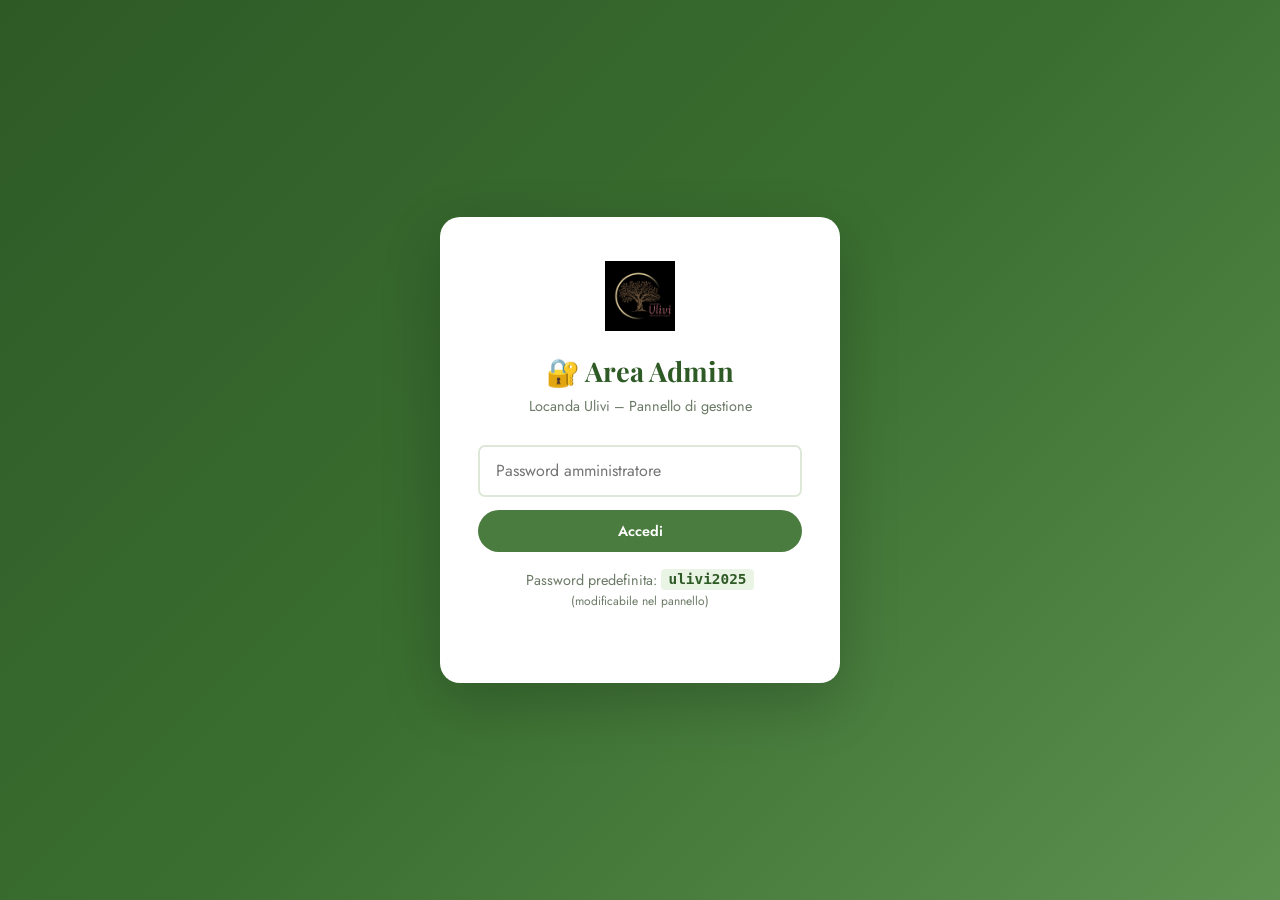
<file: admin/index.html>
<!DOCTYPE html>
<html lang="it">
<head>
  <meta charset="UTF-8"/>
  <meta name="viewport" content="width=device-width, initial-scale=1.0"/>
  <title>Admin – Locanda Ulivi</title>
  <link rel="preconnect" href="https://fonts.googleapis.com"/>
  <link href="https://fonts.googleapis.com/css2?family=Playfair+Display:ital,wght@0,400;0,700;1,400&family=Jost:wght@300;400;500;600&display=swap" rel="stylesheet"/>
  <link rel="stylesheet" href="admin.css"/>
</head>
<body>

<!-- LOGIN -->
<div id="login-screen">
  <div class="login-box">
    <img src="../images/stemma.jpg" alt="Stemma" class="login-stemma" onerror="this.style.display='none'"/>
    <h1>🔐 Area Admin</h1>
    <p>Locanda Ulivi – Pannello di gestione</p>
    <div class="login-form">
      <input type="password" id="pwd-input" placeholder="Password amministratore" autocomplete="current-password"/>
      <button id="btn-login" class="btn-green">Accedi</button>
      <p class="login-hint">Password predefinita: <code>ulivi2025</code><br/><small>(modificabile nel pannello)</small></p>
    </div>
  </div>
</div>

<!-- ADMIN PANEL -->
<div id="admin-panel" style="display:none">

  <!-- Sidebar -->
  <aside id="sidebar">
    <div class="sidebar-logo">
      <img src="../images/stemma.jpg" alt="Stemma" class="sidebar-stemma" onerror="this.style.display='none'"/>
      <span>Admin Panel</span>
    </div>
    <nav class="sidebar-nav">
      <a href="#" class="snav active" data-section="info">🏠 Info Generali</a>
      <a href="#" class="snav" data-section="orari">🕐 Orari</a>
      <a href="#" class="snav" data-section="pranzo">🍽️ Pranzo Lavoro</a>
      <a href="#" class="snav" data-section="menu">📋 Menu</a>
      <a href="#" class="snav" data-section="vini">🍷 Vini</a>
      <a href="#" class="snav" data-section="foto">📷 Foto</a>
      <a href="#" class="snav" data-section="stemma">🎖️ Stemma</a>
      <a href="#" class="snav" data-section="prenotazioni">📅 Prenotazioni</a>
      <a href="#" class="snav" data-section="sicurezza">🔒 Sicurezza</a>
    </nav>
    <div class="sidebar-bottom">
      <a href="../index.html" class="btn-outline-sm" target="_blank">👁 Vedi sito</a>
      <button id="btn-logout" class="btn-danger-sm">Esci</button>
    </div>
  </aside>

  <!-- Main -->
  <main id="admin-main">
    <div class="admin-header">
      <h2 id="section-title">Info Generali</h2>
      <button class="btn-green" id="btn-save-top">💾 Salva tutto</button>
    </div>
    <div id="admin-content"><!-- filled by JS --></div>
  </main>

</div>

<div id="toast" class="toast"></div>

<script src="../js/data.js"></script>
<script src="admin.js"></script>
</body>
</html>
</file>
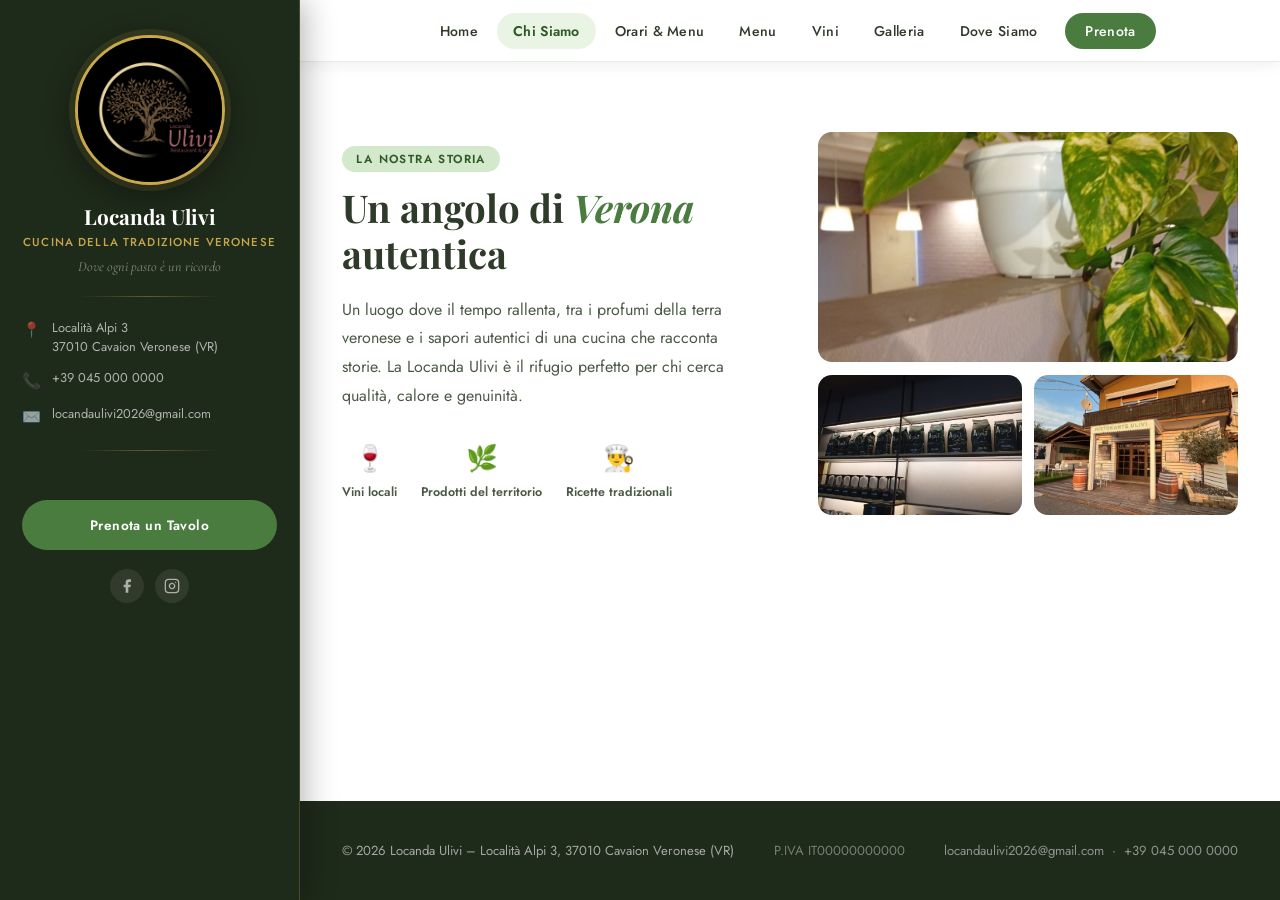
<file: pages/chi-siamo.html>
<!DOCTYPE html>
<html lang="it">
<head>
  <meta charset="UTF-8"/>
  <meta name="viewport" content="width=device-width, initial-scale=1.0"/>
  <title>Chi Siamo – Locanda Ulivi</title>
  <link rel="preconnect" href="https://fonts.googleapis.com"/>
  <link href="https://fonts.googleapis.com/css2?family=Playfair+Display:ital,wght@0,400;0,600;0,700;1,400&family=Cormorant+Garamond:ital,wght@0,300;0,400;1,400&family=Jost:wght@300;400;500;600&display=swap" rel="stylesheet"/>
  <link rel="stylesheet" href="../css/style.css"/>
</head>
<body>
<aside id="left-sidebar"></aside>
<div id="page-content">
  <nav id="navbar"></nav>

  <section class="section" style="flex:1">
    <div class="container">
      <div class="chi-grid reveal">
        <div class="chi-testo">
          <span class="section-tag">La Nostra Storia</span>
          <h2>Un angolo di <em>Verona</em> autentica</h2>
          <p id="chi-desc"></p>
          <div class="feats">
            <div class="feat"><span>🍷</span><strong>Vini locali</strong></div>
            <div class="feat"><span>🌿</span><strong>Prodotti del territorio</strong></div>
            <div class="feat"><span>👨‍🍳</span><strong>Ricette tradizionali</strong></div>
          </div>
        </div>
        <div class="chi-imgs">
          <div class="chi-img-main">
            <img src="../images/interno/foto1.jpg" alt="Interno"
                 onerror="this.style.display='none';this.parentElement.querySelector('.img-ph').style.display='flex'"/>
            <div class="img-ph" style="display:none">📷<span>Foto principale</span></div>
          </div>
          <div class="chi-img-sm">
            <img src="../images/interno/foto2.jpg" alt="Dettaglio"
                 onerror="this.style.display='none';this.parentElement.querySelector('.img-ph').style.display='flex'"/>
            <div class="img-ph" style="display:none">📷<span>Dettaglio</span></div>
          </div>
          <div class="chi-img-sm">
            <img src="../images/esterno/foto1.jpg" alt="Esterno"
                 onerror="this.style.display='none';this.parentElement.querySelector('.img-ph').style.display='flex'"/>
            <div class="img-ph" style="display:none">📷<span>Esterno</span></div>
          </div>
        </div>
      </div>
    </div>
  </section>

  <footer id="footer"></footer>
</div>

<script src="../js/data.js"></script>
<script src="../js/layout.js"></script>
<script>
document.addEventListener('DOMContentLoaded', () => {
  buildLayout('chi-siamo');
  document.getElementById('chi-desc').textContent = SDATA.ristorante.descrizione;
});
</script>
</body>
</html>
</file>
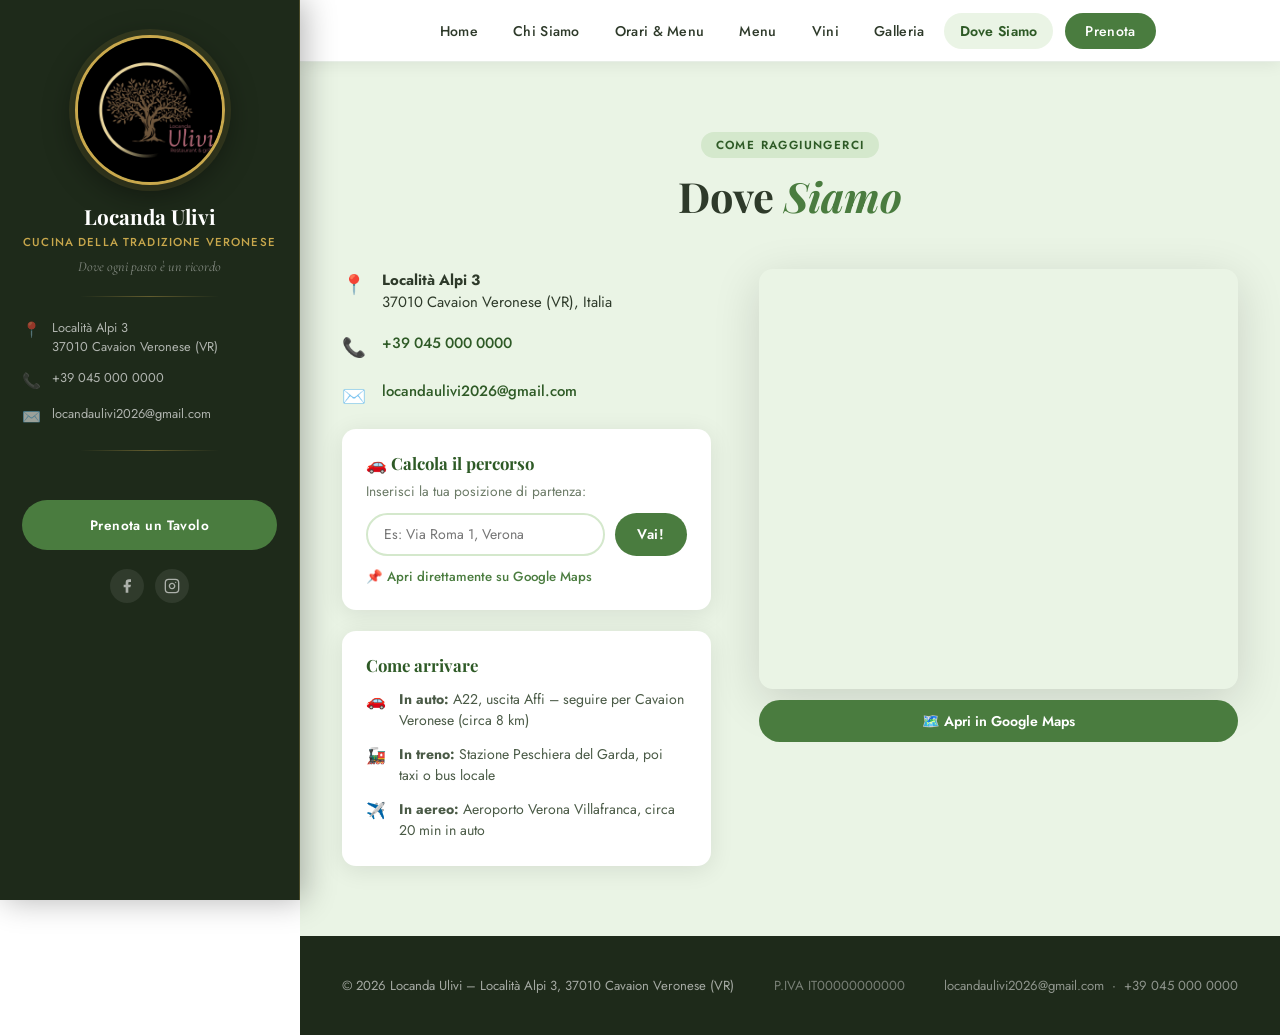
<file: pages/dove-siamo.html>
<!DOCTYPE html>
<html lang="it">
<head>
  <meta charset="UTF-8"/>
  <meta name="viewport" content="width=device-width, initial-scale=1.0"/>
  <title>Dove Siamo – Locanda Ulivi</title>
  <link rel="preconnect" href="https://fonts.googleapis.com"/>
  <link href="https://fonts.googleapis.com/css2?family=Playfair+Display:ital,wght@0,400;0,600;0,700;1,400&family=Cormorant+Garamond:ital,wght@0,300;0,400;1,400&family=Jost:wght@300;400;500;600&display=swap" rel="stylesheet"/>
  <link rel="stylesheet" href="../css/style.css"/>
</head>
<body>
<aside id="left-sidebar"></aside>
<div id="page-content">
  <nav id="navbar"></nav>

  <section class="section section-green" style="flex:1">
    <div class="container">
      <div class="section-header">
        <span class="section-tag">Come Raggiungerci</span>
        <h2>Dove <em>Siamo</em></h2>
      </div>
      <div class="dove-grid reveal">
        <div class="dove-info">
          <div class="dove-row"><span>📍</span><div><strong>Località Alpi 3</strong><br/>37010 Cavaion Veronese (VR), Italia</div></div>
          <div class="dove-row"><span>📞</span><div><a href="tel:+390450000000" id="d-tel">+39 045 000 0000</a></div></div>
          <div class="dove-row"><span>✉️</span><div><a href="mailto:locandaulivi2026@gmail.com" id="d-email">locandaulivi2026@gmail.com</a></div></div>

          <div class="indicazioni-box">
            <h4>🚗 Calcola il percorso</h4>
            <p>Inserisci la tua posizione di partenza:</p>
            <div class="ind-form">
              <input type="text" id="partenza-input" placeholder="Es: Via Roma 1, Verona"/>
              <button class="btn-primary small" id="btn-indicazioni">Vai!</button>
            </div>
            <a href="https://maps.app.goo.gl/huveCtTqLNtj6pEF9" target="_blank" rel="noopener" class="link-gmaps">
              📌 Apri direttamente su Google Maps
            </a>
          </div>

          <div class="come-arrivare">
            <h4>Come arrivare</h4>
            <ul>
              <li><span>🚗</span><div><strong>In auto:</strong> A22, uscita Affi – seguire per Cavaion Veronese (circa 8 km)</div></li>
              <li><span>🚂</span><div><strong>In treno:</strong> Stazione Peschiera del Garda, poi taxi o bus locale</div></li>
              <li><span>✈️</span><div><strong>In aereo:</strong> Aeroporto Verona Villafranca, circa 20 min in auto</div></li>
            </ul>
          </div>
        </div>

        <div class="mappa-wrap">
          <iframe
            src="https://www.google.com/maps/embed?pb=!1m18!1m12!1m3!1d2796.0!2d10.7290!3d45.5490!2m3!1f0!2f0!3f0!3m2!1i1024!2i768!4f13.1!3m3!1m2!1s0x47819b99fc3e3cbb%3A0x0!2sLocalit%C3%A0%20Alpi%2C%2037010%20Cavaion%20Veronese%20VR!5e0!3m2!1sit!2sit!4v1700000000000!5m2!1sit!2sit"
            width="100%" height="420" style="border:0;" allowfullscreen="" loading="lazy"
            referrerpolicy="no-referrer-when-downgrade" title="Mappa Locanda Ulivi">
          </iframe>
          <a href="https://maps.app.goo.gl/huveCtTqLNtj6pEF9" target="_blank" rel="noopener" class="mappa-btn-ext">
            🗺️ Apri in Google Maps
          </a>
        </div>
      </div>
    </div>
  </section>

  <footer id="footer"></footer>
</div>

<script src="../js/data.js"></script>
<script src="../js/layout.js"></script>
<script>
document.addEventListener('DOMContentLoaded', () => {
  buildLayout('dove-siamo');
  const r = SDATA.ristorante;
  document.getElementById('d-tel').textContent   = r.telefono;
  document.getElementById('d-tel').href          = 'tel:' + r.telefono.replace(/\s/g,'');
  document.getElementById('d-email').textContent = r.email;
  document.getElementById('d-email').href        = 'mailto:' + r.email;

  const destination = 'Località+Alpi+3,+37010+Cavaion+Veronese+VR,+Italia';
  document.getElementById('btn-indicazioni').addEventListener('click', openDir);
  document.getElementById('partenza-input').addEventListener('keydown', e => { if(e.key==='Enter') openDir(); });
  function openDir() {
    const from = document.getElementById('partenza-input').value.trim();
    const url = from
      ? `https://www.google.com/maps/dir/?api=1&origin=${encodeURIComponent(from)}&destination=${destination}&travelmode=driving`
      : 'https://maps.app.goo.gl/huveCtTqLNtj6pEF9';
    window.open(url, '_blank', 'noopener');
  }
});
</script>
</body>
</html>
</file>
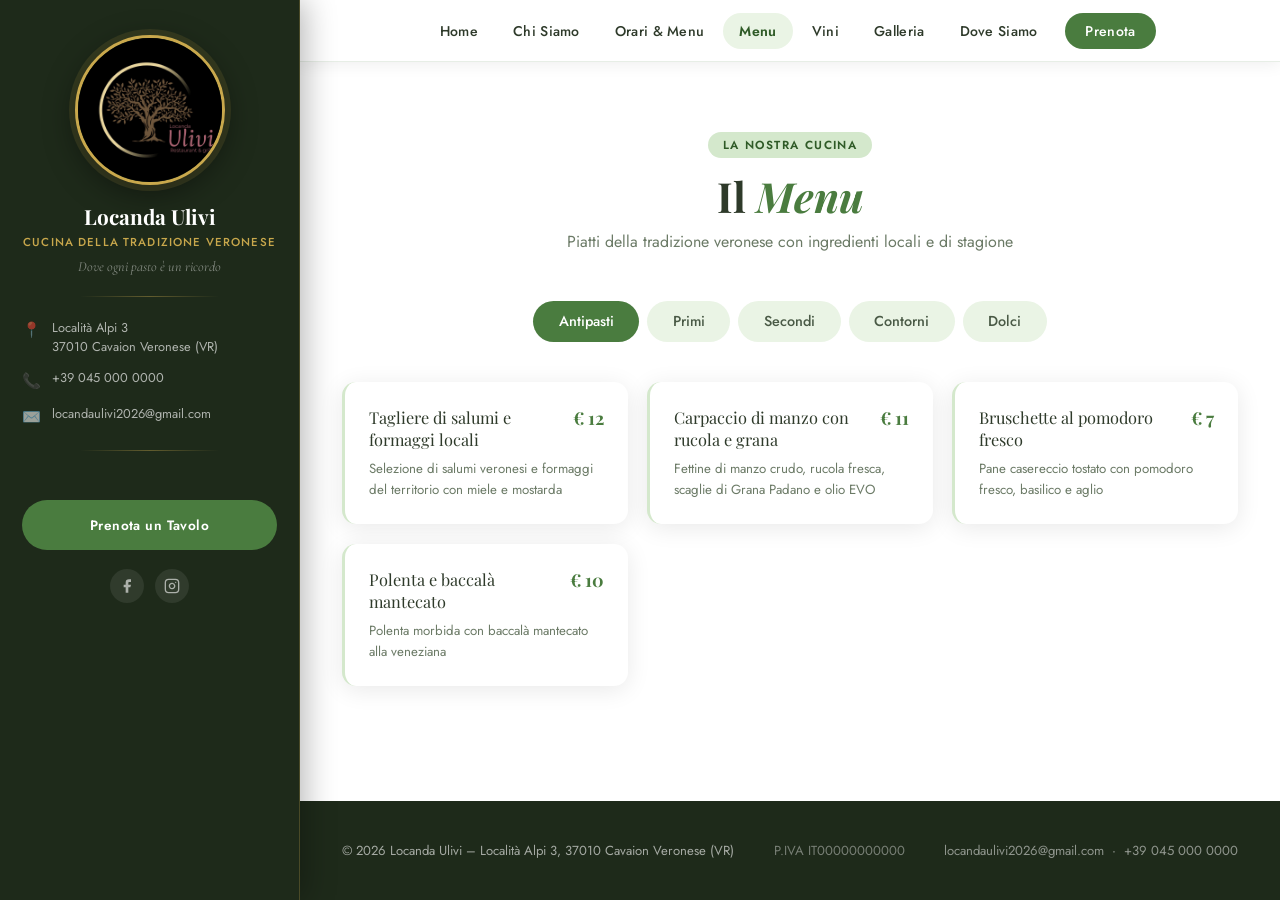
<file: pages/menu.html>
<!DOCTYPE html>
<html lang="it">
<head>
  <meta charset="UTF-8"/>
  <meta name="viewport" content="width=device-width, initial-scale=1.0"/>
  <title>Menu – Locanda Ulivi</title>
  <link rel="preconnect" href="https://fonts.googleapis.com"/>
  <link href="https://fonts.googleapis.com/css2?family=Playfair+Display:ital,wght@0,400;0,600;0,700;1,400&family=Cormorant+Garamond:ital,wght@0,300;0,400;1,400&family=Jost:wght@300;400;500;600&display=swap" rel="stylesheet"/>
  <link rel="stylesheet" href="../css/style.css"/>
</head>
<body>
<aside id="left-sidebar"></aside>
<div id="page-content">
  <nav id="navbar"></nav>

  <section class="section">
    <div class="container">
      <div class="section-header">
        <span class="section-tag">La Nostra Cucina</span>
        <h2>Il <em>Menu</em></h2>
        <p>Piatti della tradizione veronese con ingredienti locali e di stagione</p>
      </div>
      <div class="menu-tabs" id="menu-tabs">
        <button class="tab active" data-cat="antipasti">Antipasti</button>
        <button class="tab" data-cat="primi">Primi</button>
        <button class="tab" data-cat="secondi">Secondi</button>
        <button class="tab" data-cat="contorni">Contorni</button>
        <button class="tab" data-cat="dolci">Dolci</button>
      </div>
      <div class="menu-grid" id="menu-grid"></div>
    </div>
  </section>

  <footer id="footer"></footer>
</div>

<script src="../js/data.js"></script>
<script src="../js/layout.js"></script>
<script>
document.addEventListener('DOMContentLoaded', () => {
  buildLayout('menu');
  renderMenu('antipasti');

  document.getElementById('menu-tabs').addEventListener('click', e => {
    if (e.target.classList.contains('tab')) {
      document.querySelectorAll('.tab').forEach(t => t.classList.remove('active'));
      e.target.classList.add('active');
      renderMenu(e.target.dataset.cat);
    }
  });
});

function renderMenu(cat) {
  const items = SDATA.menu[cat] || [];
  document.getElementById('menu-grid').innerHTML = items.map(p => `
    <div class="menu-card reveal">
      <div class="mc-header">
        <span class="mc-nome">${p.nome}</span>
        <span class="mc-prezzo">€ ${p.prezzo}</span>
      </div>
      ${p.descrizione ? `<p class="mc-desc">${p.descrizione}</p>` : ''}
    </div>
  `).join('');
  setTimeout(() => {
    document.querySelectorAll('.reveal').forEach(el => el.classList.add('visible'));
  }, 50);
}
</script>
</body>
</html>
</file>
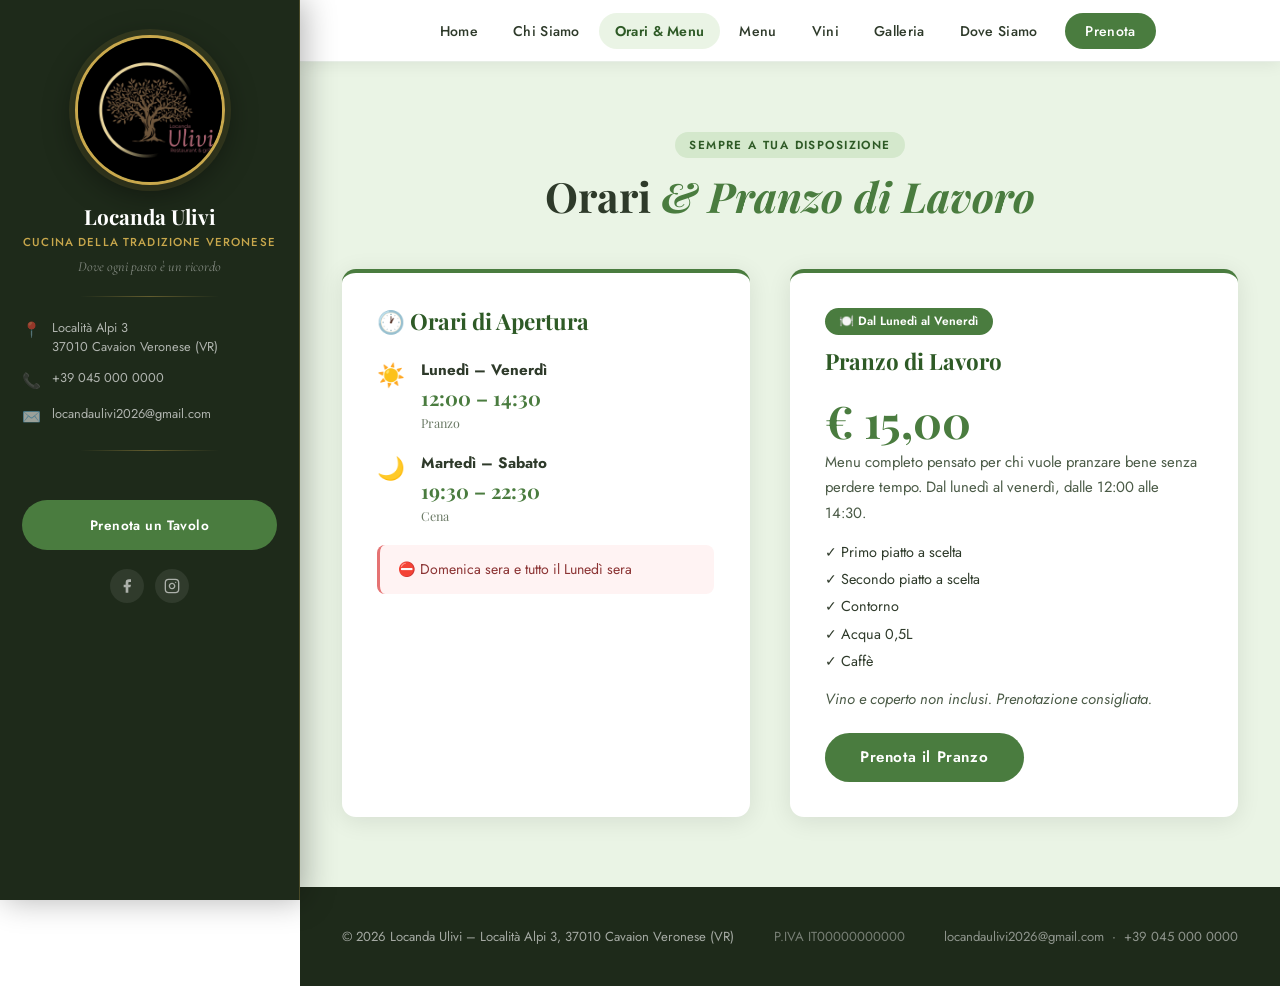
<file: pages/orari.html>
<!DOCTYPE html>
<html lang="it">
<head>
  <meta charset="UTF-8"/>
  <meta name="viewport" content="width=device-width, initial-scale=1.0"/>
  <title>Orari – Locanda Ulivi</title>
  <link rel="preconnect" href="https://fonts.googleapis.com"/>
  <link href="https://fonts.googleapis.com/css2?family=Playfair+Display:ital,wght@0,400;0,600;0,700;1,400&family=Cormorant+Garamond:ital,wght@0,300;0,400;1,400&family=Jost:wght@300;400;500;600&display=swap" rel="stylesheet"/>
  <link rel="stylesheet" href="../css/style.css"/>
</head>
<body>
<aside id="left-sidebar"></aside>
<div id="page-content">
  <nav id="navbar"></nav>

  <section class="section section-green" style="flex:1">
    <div class="container">
      <div class="section-header">
        <span class="section-tag">Sempre a tua disposizione</span>
        <h2>Orari <em>&amp; Pranzo di Lavoro</em></h2>
      </div>
      <div class="orari-grid reveal">
        <div class="orari-card">
          <h3>🕐 Orari di Apertura</h3>
          <div class="or-row">
            <span class="or-ico">☀️</span>
            <div>
              <strong id="or-pranzo-giorni"></strong>
              <span class="or-time" id="or-pranzo-orario"></span>
              <em>Pranzo</em>
            </div>
          </div>
          <div class="or-row">
            <span class="or-ico">🌙</span>
            <div>
              <strong id="or-cena-giorni"></strong>
              <span class="or-time" id="or-cena-orario"></span>
              <em>Cena</em>
            </div>
          </div>
          <div class="or-chiusura">⛔ <span id="or-chiusura"></span></div>
        </div>

        <div class="pranzo-card">
          <div class="pl-ribbon">🍽️ Dal Lunedì al Venerdì</div>
          <h3 id="pl-titolo"></h3>
          <div class="pl-prezzo" id="pl-prezzo"></div>
          <p id="pl-descrizione"></p>
          <ul class="pl-list" id="pl-incluso"></ul>
          <p class="pl-note" id="pl-note"></p>
          <a href="prenota.html" class="btn-primary">Prenota il Pranzo</a>
        </div>
      </div>
    </div>
  </section>

  <footer id="footer"></footer>
</div>

<script src="../js/data.js"></script>
<script src="../js/layout.js"></script>
<script>
document.addEventListener('DOMContentLoaded', () => {
  buildLayout('orari');
  const o = SDATA.orari;
  const pl = SDATA.pranzo_lavoro;
  document.getElementById('or-pranzo-giorni').textContent = o.pranzo.giorni;
  document.getElementById('or-pranzo-orario').textContent = o.pranzo.orario;
  document.getElementById('or-cena-giorni').textContent   = o.cena.giorni;
  document.getElementById('or-cena-orario').textContent   = o.cena.orario;
  document.getElementById('or-chiusura').textContent      = o.chiusura;
  document.getElementById('pl-titolo').textContent        = pl.titolo;
  document.getElementById('pl-prezzo').textContent        = pl.prezzo;
  document.getElementById('pl-descrizione').textContent   = pl.descrizione;
  document.getElementById('pl-note').textContent          = pl.note;
  document.getElementById('pl-incluso').innerHTML = pl.incluso.map(i => `<li>✓ ${i}</li>`).join('');
});
</script>
</body>
</html>
</file>
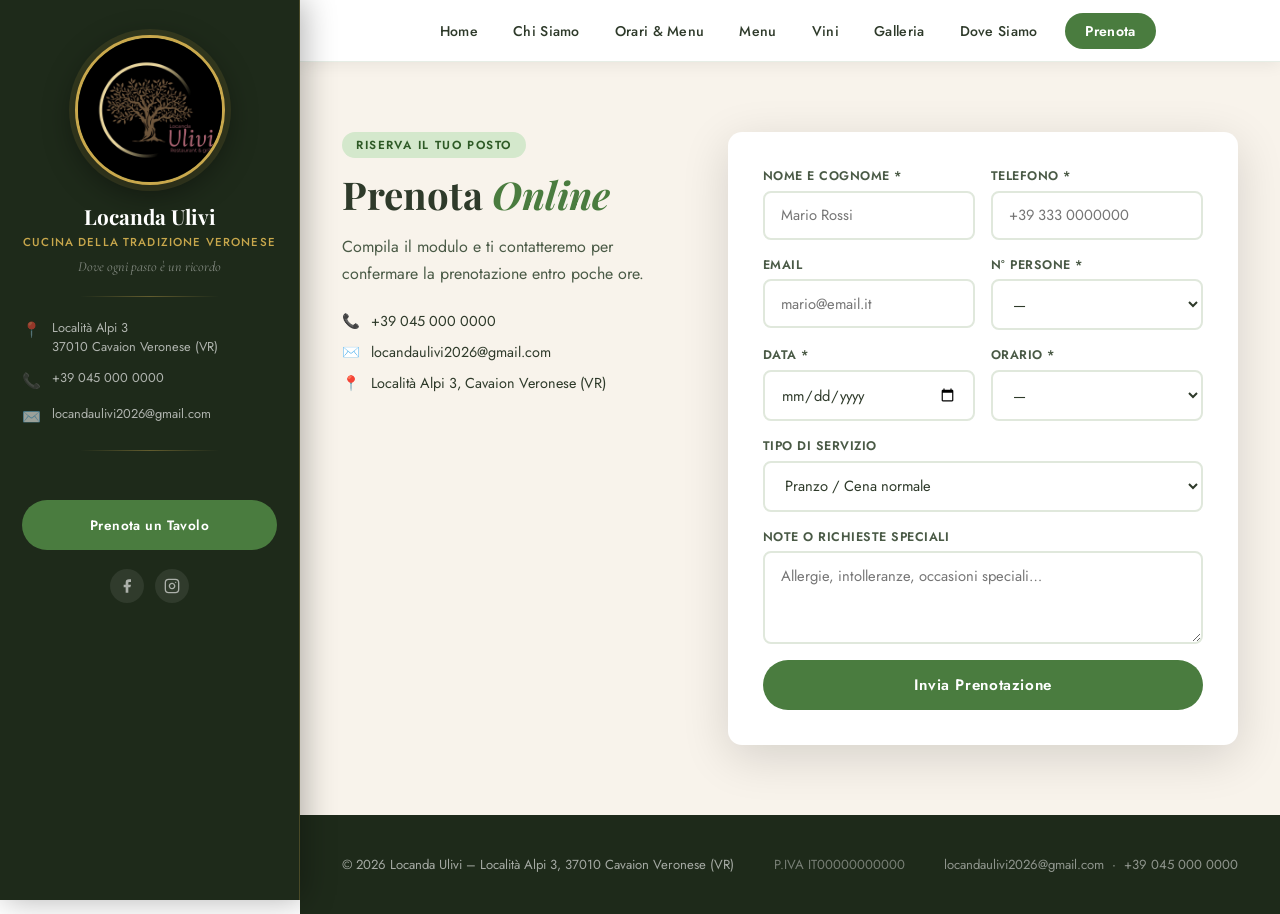
<file: pages/prenota.html>
<!DOCTYPE html>
<html lang="it">
<head>
  <meta charset="UTF-8"/>
  <meta name="viewport" content="width=device-width, initial-scale=1.0"/>
  <title>Prenota – Locanda Ulivi</title>
  <link rel="preconnect" href="https://fonts.googleapis.com"/>
  <link href="https://fonts.googleapis.com/css2?family=Playfair+Display:ital,wght@0,400;0,600;0,700;1,400&family=Cormorant+Garamond:ital,wght@0,300;0,400;1,400&family=Jost:wght@300;400;500;600&display=swap" rel="stylesheet"/>
  <link rel="stylesheet" href="../css/style.css"/>
</head>
<body>
<aside id="left-sidebar"></aside>
<div id="page-content">
  <nav id="navbar"></nav>

  <section class="section section-cream" style="flex:1">
    <div class="container">
      <div class="prenota-wrap reveal">
        <div class="prenota-info">
          <span class="section-tag">Riserva il tuo posto</span>
          <h2>Prenota <em>Online</em></h2>
          <p>Compila il modulo e ti contatteremo per confermare la prenotazione entro poche ore.</p>
          <div class="cstack">
            <a href="tel:+390450000000" class="ci"><span>📞</span><span id="p-tel">+39 045 000 0000</span></a>
            <a href="mailto:locandaulivi2026@gmail.com" class="ci"><span>✉️</span><span id="p-email">locandaulivi2026@gmail.com</span></a>
            <div class="ci"><span>📍</span><span>Località Alpi 3, Cavaion Veronese (VR)</span></div>
          </div>
        </div>
        <div class="form-box">
          <form id="prenota-form">
            <input type="hidden" name="access_key" value="47b734ff-ebd8-44e2-aaa8-597b8ebaa30f"/>
            <input type="hidden" name="subject" value="Nuova Prenotazione – Locanda Ulivi"/>
            <input type="hidden" name="from_name" value="Locanda Ulivi – Sito Web"/>
            <input type="checkbox" name="botcheck" style="display:none"/>
            <div class="frow">
              <div class="fg"><label>Nome e Cognome *</label><input type="text" name="nome" required placeholder="Mario Rossi"/></div>
              <div class="fg"><label>Telefono *</label><input type="tel" name="telefono" required placeholder="+39 333 0000000"/></div>
            </div>
            <div class="frow">
              <div class="fg"><label>Email</label><input type="email" name="email" placeholder="mario@email.it"/></div>
              <div class="fg"><label>N° Persone *</label>
                <select name="persone" required>
                  <option value="">—</option>
                  <option>1</option><option>2</option><option>3</option>
                  <option>4</option><option>5</option><option>6</option><option>7</option><option>8+</option>
                </select>
              </div>
            </div>
            <div class="frow">
              <div class="fg"><label>Data *</label><input type="date" name="data" required/></div>
              <div class="fg"><label>Orario *</label>
                <select name="orario" required>
                  <option value="">—</option>
                  <optgroup label="Pranzo"><option>12:00</option><option>12:30</option><option>13:00</option><option>13:30</option></optgroup>
                  <optgroup label="Cena"><option>19:30</option><option>20:00</option><option>20:30</option><option>21:00</option></optgroup>
                </select>
              </div>
            </div>
            <div class="fg full">
              <label>Tipo di servizio</label>
              <select name="tipo">
                <option value="normale">Pranzo / Cena normale</option>
                <option value="lavoro">Pranzo di lavoro</option>
                <option value="evento">Evento privato</option>
              </select>
            </div>
            <div class="fg full">
              <label>Note o richieste speciali</label>
              <textarea name="note" rows="3" placeholder="Allergie, intolleranze, occasioni speciali…"></textarea>
            </div>
            <button type="submit" id="submit-btn" class="btn-primary" style="width:100%;text-align:center">Invia Prenotazione</button>
          </form>
          <div class="prenota-ok" id="prenota-ok" style="display:none">
            <span>✅</span>
            <h3>Prenotazione ricevuta!</h3>
            <p>Ti contatteremo presto per confermare.</p>
          </div>
        </div>
      </div>
    </div>
  </section>

  <footer id="footer"></footer>
</div>

<script src="../js/data.js"></script>
<script src="../js/layout.js"></script>
<script>
document.addEventListener('DOMContentLoaded', () => {
  buildLayout('prenota');
  const r = SDATA.ristorante;
  document.getElementById('p-tel').textContent   = r.telefono;
  document.getElementById('p-tel').href          = 'tel:' + r.telefono.replace(/\s/g,'');
  document.getElementById('p-email').textContent = r.email;

  const dateInput = document.querySelector('input[type="date"]');
  if (dateInput) dateInput.min = new Date().toISOString().split('T')[0];

  document.getElementById('prenota-form').addEventListener('submit', async function(e) {
    e.preventDefault();
    const form = e.target;
    const btn = document.getElementById('submit-btn');
    btn.textContent = 'Invio in corso…';
    btn.disabled = true;

    try {
      const response = await fetch('https://api.web3forms.com/submit', {
        method: 'POST',
        body: new FormData(form),
        headers: { 'Accept': 'application/json' }
      });

      const data = await response.json();

      if (data.success) {
        form.style.display = 'none';
        document.getElementById('prenota-ok').style.display = 'flex';
        setTimeout(() => {
          form.reset();
          form.style.display = 'block';
          document.getElementById('prenota-ok').style.display = 'none';
          btn.textContent = 'Invia Prenotazione';
          btn.disabled = false;
        }, 5000);
      } else {
        alert('Errore nell\'invio. Riprova o chiamaci direttamente.');
        btn.textContent = 'Invia Prenotazione';
        btn.disabled = false;
      }
    } catch(err) {
      alert('Errore di connessione. Riprova o chiamaci direttamente.');
      btn.textContent = 'Invia Prenotazione';
      btn.disabled = false;
    }
  });
});
</script>
</body>
</html>
</file>
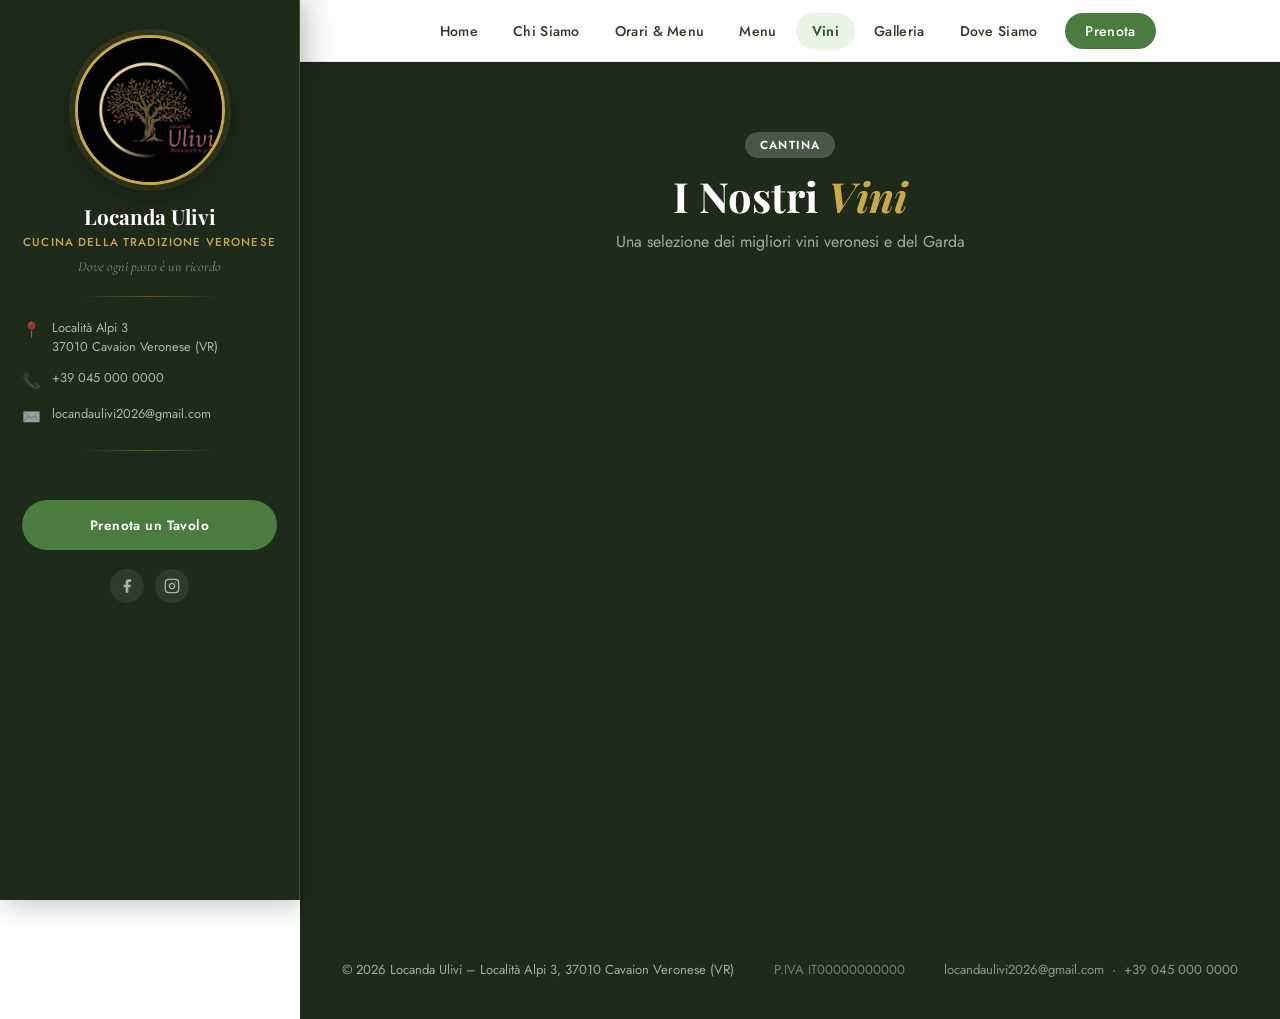
<file: pages/vini.html>
<!DOCTYPE html>
<html lang="it">
<head>
  <meta charset="UTF-8"/>
  <meta name="viewport" content="width=device-width, initial-scale=1.0"/>
  <title>Vini – Locanda Ulivi</title>
  <link rel="preconnect" href="https://fonts.googleapis.com"/>
  <link href="https://fonts.googleapis.com/css2?family=Playfair+Display:ital,wght@0,400;0,600;0,700;1,400&family=Cormorant+Garamond:ital,wght@0,300;0,400;1,400&family=Jost:wght@300;400;500;600&display=swap" rel="stylesheet"/>
  <link rel="stylesheet" href="../css/style.css"/>
</head>
<body>
<aside id="left-sidebar"></aside>
<div id="page-content">
  <nav id="navbar"></nav>

  <section class="section-dark" style="flex:1">
    <div class="container">
      <div class="section-header">
        <span class="section-tag light">Cantina</span>
        <h2 style="color:#fff">I Nostri <em style="color:var(--gold)">Vini</em></h2>
        <p style="color:rgba(255,255,255,0.6)">Una selezione dei migliori vini veronesi e del Garda</p>
      </div>
      <div class="vini-grid" id="vini-grid"></div>
    </div>
  </section>

  <footer id="footer"></footer>
</div>

<script src="../js/data.js"></script>
<script src="../js/layout.js"></script>
<script>
document.addEventListener('DOMContentLoaded', () => {
  buildLayout('vini');
  document.getElementById('vini-grid').innerHTML = SDATA.vini.map(v => `
    <div class="vino-card reveal">
      <div class="vc-head">
        <span class="vc-nome">${v.nome}</span>
        <span class="vc-prezzo">€ ${v.prezzo}</span>
      </div>
      <span class="vc-badge ${v.tipo}">${v.tipo.charAt(0).toUpperCase()+v.tipo.slice(1)}</span>
      <div class="vc-prod">${v.produttore}</div>
      <div class="vc-anno">Annata ${v.anno}</div>
      <div class="vc-desc">${v.descrizione}</div>
    </div>
  `).join('');
});
</script>
</body>
</html>
</file>
<file: admin/admin.css>
*, *::before, *::after { box-sizing: border-box; margin: 0; padding: 0; }
:root {
  --green: #4a7c3f; --green-dark: #2e5a26; --green-pale: #eaf4e5; --green-light: #d4e8cc;
  --gold: #c9a84c; --cream: #f8f3eb; --dark: #1e2a1a; --charcoal: #2c3a28;
  --text: #2e3a2a; --text-mid: #4a5a46; --text-light: #6b7a66;
  --red: #c0392b; --red-light: #fff0f0; --border: #dde8d8;
  --white: #fff; --radius: 12px; --radius-sm: 7px;
  --shadow: 0 2px 16px rgba(0,0,0,0.08);
  --tr: all 0.25s ease;
}
html,body { height: 100%; }
body { font-family: 'Jost', sans-serif; color: var(--text); background: #f0f4ee; }

/* LOGIN */
#login-screen {
  min-height: 100vh; display: flex; align-items: center; justify-content: center;
  background: linear-gradient(135deg, var(--green-dark), #3a6e30, #5c9150);
}
.login-box {
  background: var(--white); border-radius: 20px; padding: 2.8rem 2.4rem;
  text-align: center; width: 100%; max-width: 400px;
  box-shadow: 0 20px 60px rgba(0,0,0,0.2);
}
.login-stemma { height: 70px; margin: 0 auto 1rem; }
.login-box h1 { font-family: 'Playfair Display', serif; font-size: 1.7rem; margin-bottom: 0.4rem; color: var(--green-dark); }
.login-box p { color: var(--text-light); font-size: 0.9rem; margin-bottom: 1.8rem; }
.login-form { display: flex; flex-direction: column; gap: 0.8rem; }
.login-form input {
  padding: 0.8rem 1rem; border: 2px solid var(--border); border-radius: var(--radius-sm);
  font-size: 1rem; font-family: 'Jost',sans-serif; outline: none; transition: var(--tr);
}
.login-form input:focus { border-color: var(--green); }
.login-hint { font-size: 0.82rem; color: var(--text-light); margin-top: 0.3rem; }
.login-hint code { background: var(--green-pale); padding: 0.15rem 0.5rem; border-radius: 4px; color: var(--green-dark); font-weight: 600; }

/* LAYOUT */
#admin-panel { display: grid; grid-template-columns: 240px 1fr; min-height: 100vh; }
#sidebar {
  background: var(--dark); color: rgba(255,255,255,0.85);
  display: flex; flex-direction: column;
  position: sticky; top: 0; height: 100vh; overflow-y: auto;
}
.sidebar-logo {
  display: flex; align-items: center; gap: 0.7rem;
  padding: 1.5rem 1.2rem 1.2rem; border-bottom: 1px solid rgba(255,255,255,0.08);
  font-family: 'Playfair Display', serif; font-size: 1rem; color: var(--white);
}
.sidebar-stemma { height: 34px; filter: brightness(0) invert(1) opacity(0.8); }
.sidebar-nav { flex: 1; padding: 0.8rem 0; }
.snav {
  display: block; padding: 0.75rem 1.4rem; font-size: 0.88rem; font-weight: 500;
  color: rgba(255,255,255,0.7); text-decoration: none; transition: var(--tr);
  border-left: 3px solid transparent;
}
.snav:hover { background: rgba(255,255,255,0.07); color: var(--white); }
.snav.active { background: rgba(74,124,63,0.25); color: var(--white); border-left-color: var(--green); }
.sidebar-bottom { padding: 1rem 1.2rem; border-top: 1px solid rgba(255,255,255,0.08); display: flex; flex-direction: column; gap: 0.5rem; }
.btn-outline-sm { display: block; text-align: center; padding: 0.55rem 1rem; border: 1px solid rgba(255,255,255,0.3); border-radius: var(--radius-sm); color: rgba(255,255,255,0.8); font-size: 0.83rem; text-decoration: none; transition: var(--tr); }
.btn-outline-sm:hover { border-color: var(--white); color: var(--white); }
.btn-danger-sm { background: rgba(192,57,43,0.3); color: #ffaaaa; border: none; padding: 0.55rem 1rem; border-radius: var(--radius-sm); font-size: 0.83rem; cursor: pointer; font-family: 'Jost',sans-serif; transition: var(--tr); }
.btn-danger-sm:hover { background: var(--red); color: var(--white); }

#admin-main { padding: 2rem; overflow-y: auto; }
.admin-header { display: flex; align-items: center; justify-content: space-between; margin-bottom: 2rem; }
.admin-header h2 { font-family: 'Playfair Display', serif; font-size: 1.6rem; color: var(--text); }

/* BUTTONS */
.btn-green { background: var(--green); color: var(--white); border: none; padding: 0.7rem 1.8rem; border-radius: 50px; font-family: 'Jost',sans-serif; font-weight: 600; font-size: 0.9rem; cursor: pointer; transition: var(--tr); }
.btn-green:hover { background: var(--green-dark); }
.btn-green.small { padding: 0.5rem 1.1rem; font-size: 0.82rem; }
.btn-danger { background: var(--red); color: var(--white); border: none; padding: 0.4rem 0.9rem; border-radius: var(--radius-sm); font-size: 0.8rem; cursor: pointer; transition: var(--tr); font-family: 'Jost',sans-serif; }
.btn-danger:hover { background: #922b21; }
.btn-secondary { background: var(--green-pale); color: var(--green-dark); border: 2px solid var(--green-light); padding: 0.5rem 1.2rem; border-radius: 50px; font-family: 'Jost',sans-serif; font-weight: 600; font-size: 0.85rem; cursor: pointer; transition: var(--tr); }
.btn-secondary:hover { background: var(--green-light); }

/* CARDS & FORMS */
.admin-card { background: var(--white); border-radius: var(--radius); padding: 1.8rem; margin-bottom: 1.5rem; box-shadow: var(--shadow); }
.admin-card h3 { font-family: 'Playfair Display', serif; font-size: 1.15rem; margin-bottom: 1.2rem; color: var(--green-dark); border-bottom: 2px solid var(--green-pale); padding-bottom: 0.6rem; }
.field-label { font-size: 0.78rem; font-weight: 600; color: var(--text-mid); text-transform: uppercase; letter-spacing: 0.06em; margin-bottom: 0.35rem; display: block; }
.field-label .star { color: var(--green); }
.admin-input {
  width: 100%; padding: 0.7rem 0.9rem; border: 2px solid var(--border);
  border-radius: var(--radius-sm); font-size: 0.93rem; font-family: 'Jost',sans-serif;
  color: var(--text); background: var(--white); outline: none; transition: var(--tr);
  margin-bottom: 1rem;
}
.admin-input:focus { border-color: var(--green); box-shadow: 0 0 0 3px rgba(74,124,63,0.1); }
.admin-input.small { margin-bottom: 0; }
textarea.admin-input { resize: vertical; }
.field-row { display: grid; grid-template-columns: 1fr 1fr; gap: 1rem; }
.field-row-3 { display: grid; grid-template-columns: 1fr 1fr 1fr; gap: 0.8rem; }

/* MENU ITEMS */
.item-list { display: flex; flex-direction: column; gap: 0.8rem; margin-bottom: 1rem; }
.item-row {
  display: grid; grid-template-columns: 2fr 0.5fr 1fr auto; gap: 0.6rem; align-items: center;
  background: var(--green-pale); padding: 0.8rem 1rem; border-radius: var(--radius-sm);
}
.item-row input { margin-bottom: 0; }
.add-btn { display: flex; align-items: center; gap: 0.5rem; background: none; border: 2px dashed var(--green-light); color: var(--green); padding: 0.6rem 1rem; border-radius: var(--radius-sm); cursor: pointer; font-size: 0.88rem; font-family: 'Jost',sans-serif; font-weight: 500; transition: var(--tr); width: 100%; justify-content: center; }
.add-btn:hover { background: var(--green-pale); border-color: var(--green); }

/* PHOTO UPLOAD */
.drop-zone {
  border: 3px dashed var(--green-light); border-radius: var(--radius); padding: 2.5rem;
  text-align: center; cursor: pointer; transition: var(--tr); background: var(--green-pale);
  position: relative;
}
.drop-zone:hover, .drop-zone.dragover { border-color: var(--green); background: rgba(74,124,63,0.08); }
.drop-zone input[type=file] { position: absolute; inset: 0; opacity: 0; cursor: pointer; }
.drop-zone .dz-icon { font-size: 2.5rem; display: block; margin-bottom: 0.5rem; }
.drop-zone p { font-size: 0.9rem; color: var(--text-light); }
.drop-zone strong { color: var(--green); }

.photo-grid { display: grid; grid-template-columns: repeat(auto-fill, minmax(140px, 1fr)); gap: 0.8rem; margin-top: 1.2rem; }
.photo-thumb {
  position: relative; aspect-ratio: 4/3; border-radius: var(--radius-sm); overflow: hidden;
  border: 2px solid var(--border); cursor: grab;
}
.photo-thumb.dragging { opacity: 0.5; border-color: var(--green); cursor: grabbing; }
.photo-thumb.drag-over { border-color: var(--green); transform: scale(1.03); }
.photo-thumb img { width: 100%; height: 100%; object-fit: cover; }
.photo-thumb .ph-del {
  position: absolute; top: 4px; right: 4px;
  background: rgba(192,57,43,0.85); color: var(--white);
  border: none; border-radius: 50%; width: 24px; height: 24px;
  font-size: 0.75rem; cursor: pointer; display: flex; align-items: center; justify-content: center;
  opacity: 0; transition: var(--tr);
}
.photo-thumb:hover .ph-del { opacity: 1; }
.photo-thumb .ph-drag { position: absolute; bottom: 4px; left: 4px; font-size: 0.7rem; background: rgba(0,0,0,0.5); color: #fff; padding: 2px 5px; border-radius: 3px; }

/* PRENOTAZIONI */
.prenota-table { width: 100%; border-collapse: collapse; font-size: 0.88rem; }
.prenota-table th { background: var(--green); color: var(--white); padding: 0.7rem 0.8rem; text-align: left; font-weight: 600; }
.prenota-table td { padding: 0.65rem 0.8rem; border-bottom: 1px solid var(--border); }
.prenota-table tr:hover td { background: var(--green-pale); }
.badge-attesa  { background: #fff3cd; color: #856404; padding: 0.2rem 0.6rem; border-radius: 50px; font-size: 0.75rem; font-weight: 600; }
.badge-conf    { background: #d4edda; color: #155724; padding: 0.2rem 0.6rem; border-radius: 50px; font-size: 0.75rem; font-weight: 600; }
.badge-annull  { background: #f8d7da; color: #721c24; padding: 0.2rem 0.6rem; border-radius: 50px; font-size: 0.75rem; font-weight: 600; }
.prenota-empty { text-align: center; padding: 2rem; color: var(--text-light); }

/* STEMMA UPLOAD */
.stemma-preview { display: flex; align-items: center; gap: 1.5rem; flex-wrap: wrap; margin-bottom: 1rem; }
.stemma-preview img { height: 100px; border-radius: var(--radius-sm); border: 2px solid var(--border); }
.stemma-ph { width: 100px; height: 100px; border: 2px dashed var(--border); border-radius: var(--radius-sm); display: flex; align-items: center; justify-content: center; color: var(--text-light); font-size: 2rem; }

/* TOAST */
.toast {
  position: fixed; bottom: 2rem; right: 2rem; z-index: 9999;
  background: var(--green-dark); color: var(--white);
  padding: 0.9rem 1.6rem; border-radius: 50px;
  font-size: 0.9rem; font-weight: 500;
  box-shadow: 0 4px 20px rgba(0,0,0,0.25);
  transform: translateY(100px); opacity: 0; transition: all 0.35s ease;
  pointer-events: none;
}
.toast.show { transform: translateY(0); opacity: 1; }
.toast.error { background: var(--red); }

/* INCLUSO LIST */
.incluso-list { display: flex; flex-direction: column; gap: 0.5rem; margin-bottom: 0.8rem; }
.incluso-row { display: flex; gap: 0.6rem; align-items: center; }
.incluso-row input { flex: 1; margin-bottom: 0; }

@media (max-width: 768px) {
  #admin-panel { grid-template-columns: 1fr; }
  #sidebar { height: auto; position: relative; }
  .field-row, .field-row-3 { grid-template-columns: 1fr; }
  .item-row { grid-template-columns: 1fr 1fr; }
}
</file>
<file: css/style.css>
/* ===== ROOT & RESET ===== */
*, *::before, *::after { box-sizing: border-box; margin: 0; padding: 0; }

:root {
  --green:        #4a7c3f;
  --green-dark:   #2e5a26;
  --green-mid:    #5c9150;
  --green-light:  #d4e8cc;
  --green-pale:   #eaf4e5;
  --olive:        #6b7c3a;
  --gold:         #c9a84c;
  --gold-light:   #e8c870;
  --wine:         #7a2d2d;
  --cream:        #f8f3eb;
  --cream-dark:   #ede5d0;
  --dark:         #1e2a1a;
  --charcoal:     #2c3a28;
  --text:         #2e3a2a;
  --text-mid:     #4a5a46;
  --text-light:   #6b7a66;
  --white:        #ffffff;
  --shadow:       0 4px 24px rgba(0,0,0,0.09);
  --shadow-lg:    0 12px 48px rgba(0,0,0,0.14);
  --radius:       14px;
  --radius-sm:    8px;
  --sidebar-w:    300px;
  --navbar-h:     62px;
  --tr:           all 0.32s cubic-bezier(0.4,0,0.2,1);
}

html { scroll-behavior: smooth; }
body {
  font-family: 'Jost', sans-serif;
  color: var(--text);
  background: var(--white);
  overflow-x: hidden;
}
h1,h2,h3,h4 { font-family: 'Playfair Display', serif; line-height: 1.2; }
em { font-family: 'Playfair Display', serif; font-style: italic; color: var(--green); }
a { text-decoration: none; color: inherit; transition: var(--tr); }
ul { list-style: none; }
img { max-width: 100%; display: block; }
input, select, textarea, button { font-family: 'Jost', sans-serif; }

/* ===== LAYOUT PRINCIPALE ===== */
#left-sidebar {
  position: fixed;
  left: 0; top: 0; bottom: 0;
  width: var(--sidebar-w);
  background: var(--dark);
  z-index: 1000;
  display: flex;
  flex-direction: column;
  border-right: 1px solid rgba(201,168,76,0.25);
  box-shadow: 4px 0 30px rgba(0,0,0,0.3);
  overflow-y: auto;
}

.sidebar-inner {
  display: flex;
  flex-direction: column;
  align-items: center;
  padding: 2.2rem 1.4rem 1.5rem;
  text-align: center;
  flex: 1;
}

.sidebar-stemma {
  width: 150px;
  height: 150px;
  object-fit: cover;
  border-radius: 50%;
  border: 3px solid var(--gold);
  box-shadow: 0 0 0 6px rgba(201,168,76,0.12), 0 8px 32px rgba(0,0,0,0.45);
  margin-bottom: 1.2rem;
  transition: transform 0.4s ease;
}
.sidebar-stemma:hover { transform: scale(1.04); }

.sidebar-nome {
  font-family: 'Playfair Display', serif;
  font-size: 1.3rem;
  color: var(--white);
  font-weight: 700;
  line-height: 1.2;
  margin-bottom: 0.3rem;
}

.sidebar-sub {
  font-size: 0.72rem;
  color: var(--gold);
  letter-spacing: 0.1em;
  text-transform: uppercase;
  font-weight: 500;
  margin-bottom: 0.2rem;
}

.sidebar-tagline {
  font-family: 'Cormorant Garamond', serif;
  font-size: 0.88rem;
  color: rgba(255,255,255,0.45);
  font-style: italic;
  margin-top: 0.3rem;
}

.sidebar-divider {
  width: 55%;
  height: 1px;
  background: linear-gradient(90deg, transparent, rgba(201,168,76,0.4), transparent);
  margin: 1.3rem 0;
}

.sidebar-info {
  width: 100%;
  display: flex;
  flex-direction: column;
  gap: 0.75rem;
}

.sb-row {
  display: flex;
  align-items: flex-start;
  gap: 0.65rem;
  font-size: 0.8rem;
  color: rgba(255,255,255,0.65);
  text-align: left;
  line-height: 1.5;
}

.sb-icon {
  font-size: 0.95rem;
  flex-shrink: 0;
  margin-top: 0.1rem;
  opacity: 0.85;
}

.sb-row a {
  color: rgba(255,255,255,0.65);
  transition: var(--tr);
  word-break: break-word;
}
.sb-row a:hover { color: var(--gold); }

.sidebar-cta {
  display: block;
  width: 100%;
  background: var(--green);
  color: var(--white) !important;
  text-align: center;
  padding: 0.8rem 1rem;
  border-radius: 50px;
  font-weight: 600;
  font-size: 0.85rem;
  letter-spacing: 0.03em;
  transition: var(--tr);
  margin-top: 1.8rem;
  border: 2px solid transparent;
}
.sidebar-cta:hover {
  background: transparent;
  border-color: var(--gold);
  color: var(--gold) !important;
}

.sidebar-social {
  display: flex;
  gap: 0.7rem;
  justify-content: center;
  margin-top: 1.2rem;
}
.sidebar-social a {
  width: 34px; height: 34px;
  border-radius: 50%;
  background: rgba(255,255,255,0.08);
  color: rgba(255,255,255,0.6);
  display: flex; align-items: center; justify-content: center;
  font-size: 0.85rem;
  transition: var(--tr);
}
.sidebar-social a:hover { background: var(--green); color: var(--white); }

/* ===== NAVBAR IN ALTO ===== */
#navbar {
  position: fixed;
  top: 0;
  left: var(--sidebar-w);
  right: 0;
  height: var(--navbar-h);
  z-index: 900;
  background: rgba(255,255,255,0.97);
  backdrop-filter: blur(12px);
  border-bottom: 1px solid rgba(74,124,63,0.13);
  box-shadow: 0 2px 16px rgba(0,0,0,0.07);
}

.nav-inner {
  height: 100%;
  display: flex;
  align-items: center;
  justify-content: center;
  padding: 0 2rem;
  gap: 0.3rem;
}

.nav-links {
  display: flex;
  align-items: center;
  gap: 0.2rem;
  list-style: none;
}

.nav-links a {
  font-size: 0.88rem;
  font-weight: 500;
  color: var(--text);
  padding: 0.5rem 1rem;
  border-radius: 50px;
  letter-spacing: 0.02em;
  transition: var(--tr);
}
.nav-links a:hover { color: var(--green); background: var(--green-pale); }
.nav-links a.active { color: var(--green-dark); font-weight: 600; background: var(--green-pale); }
.nav-cta {
  background: var(--green) !important;
  color: var(--white) !important;
  margin-left: 0.5rem;
  padding: 0.5rem 1.3rem !important;
}
.nav-cta:hover { background: var(--green-dark) !important; }

/* Mobile hamburger */
.hamburger {
  display: none;
  flex-direction: column;
  gap: 5px;
  background: none;
  border: none;
  cursor: pointer;
  padding: 6px;
  margin-left: auto;
}
.hamburger span { display: block; width: 24px; height: 2px; background: var(--green-dark); border-radius: 2px; transition: var(--tr); }
.hamburger.active span:nth-child(1) { transform: rotate(45deg) translate(5px,5px); }
.hamburger.active span:nth-child(2) { opacity: 0; }
.hamburger.active span:nth-child(3) { transform: rotate(-45deg) translate(5px,-5px); }

/* ===== CONTENUTO PRINCIPALE ===== */
#page-content {
  margin-left: var(--sidebar-w);
  padding-top: var(--navbar-h);
  min-height: 100vh;
  display: flex;
  flex-direction: column;
}

.container { max-width: 960px; margin: 0 auto; padding: 0 2rem; }

/* ===== SEZIONI ===== */
.section { padding: 70px 0; }
.section-green { background: var(--green-pale); padding: 70px 0; }
.section-dark { background: var(--dark); padding: 70px 0; }
.section-cream { background: var(--cream); padding: 70px 0; }

.section-header { text-align: center; margin-bottom: 3rem; }
.section-header h2 { font-size: clamp(1.8rem, 3.5vw, 2.6rem); margin-bottom: 0.6rem; }
.section-header p { color: var(--text-light); max-width: 560px; margin: 0 auto; }

.section-tag {
  display: inline-block;
  background: var(--green-light);
  color: var(--green-dark);
  font-size: 0.73rem;
  font-weight: 600;
  letter-spacing: 0.12em;
  text-transform: uppercase;
  padding: 0.3rem 0.9rem;
  border-radius: 50px;
  margin-bottom: 0.8rem;
}
.section-tag.light { background: rgba(255,255,255,0.2); color: var(--white); }

/* ===== BOTTONI ===== */
.btn-primary {
  display: inline-block;
  background: var(--green);
  color: var(--white);
  padding: 0.85rem 2.2rem;
  border-radius: 50px;
  font-weight: 600;
  font-size: 0.95rem;
  letter-spacing: 0.04em;
  border: none;
  cursor: pointer;
  transition: var(--tr);
}
.btn-primary:hover { background: var(--green-dark); transform: translateY(-2px); box-shadow: 0 8px 24px rgba(74,124,63,0.35); }
.btn-primary.small { padding: 0.6rem 1.4rem; font-size: 0.88rem; }
.btn-outline {
  display: inline-block;
  background: transparent;
  color: var(--white);
  padding: 0.85rem 2.2rem;
  border-radius: 50px;
  font-weight: 600;
  font-size: 0.95rem;
  border: 2px solid rgba(255,255,255,0.7);
  cursor: pointer;
  transition: var(--tr);
}
.btn-outline:hover { background: rgba(255,255,255,0.15); }

/* ===== FOOTER ===== */
#footer {
  background: var(--dark);
  color: rgba(255,255,255,0.6);
  padding: 2.5rem 0;
  margin-top: auto;
}
.footer-inner {
  display: flex;
  justify-content: space-between;
  align-items: center;
  flex-wrap: wrap;
  gap: 1rem;
  font-size: 0.82rem;
}
.footer-inner a { color: rgba(255,255,255,0.5); }
.footer-inner a:hover { color: var(--gold); }
.footer-piva { color: rgba(255,255,255,0.4); }

/* ===== HOME HERO ===== */
.home-hero {
  background: linear-gradient(135deg, var(--green-dark) 0%, #3a6e30 50%, var(--olive) 100%);
  padding: 3.5rem 2rem 2.5rem;
  text-align: center;
  color: var(--white);
  position: relative;
  overflow: hidden;
}
.home-hero::before {
  content: '';
  position: absolute; inset: 0;
  background-image: radial-gradient(ellipse at 30% 50%, rgba(201,168,76,0.12) 0%, transparent 60%);
}
.home-hero-content { position: relative; z-index: 1; }
.home-hero h1 {
  font-size: clamp(2.5rem, 6vw, 4.5rem);
  font-weight: 700;
  line-height: 1.0;
  margin-bottom: 0.6rem;
}
.home-hero h1 em { color: var(--gold-light); }
.home-hero-sub {
  font-family: 'Cormorant Garamond', serif;
  font-size: 1.2rem;
  color: rgba(255,255,255,0.8);
  margin-bottom: 2rem;
  font-style: italic;
}
.home-hero-actions { display: flex; gap: 1rem; justify-content: center; flex-wrap: wrap; }

/* ===== HOME FOTO ===== */
.foto-grid {
  display: grid;
  grid-template-columns: 1.4fr 1fr 1fr;
  grid-template-rows: 340px;
  gap: 1rem;
  padding: 2rem;
}

.foto-slot {
  border-radius: var(--radius);
  overflow: hidden;
  position: relative;
  cursor: pointer;
  background: var(--green-pale);
}
.foto-slot img {
  width: 100%;
  height: 100%;
  object-fit: cover;
  transition: transform 0.5s ease;
}
.foto-slot:hover img { transform: scale(1.05); }

.foto-placeholder {
  width: 100%; height: 100%;
  display: flex; flex-direction: column;
  align-items: center; justify-content: center;
  gap: 0.6rem;
  background: linear-gradient(135deg, var(--green-pale), var(--green-light));
  border: 2px dashed var(--green-mid);
  border-radius: var(--radius);
  color: var(--green-mid);
}
.foto-placeholder .ph-icon { font-size: 2.5rem; }
.foto-placeholder span { font-size: 0.8rem; color: var(--text-light); font-weight: 500; }

.foto-overlay {
  position: absolute; inset: 0;
  background: linear-gradient(to top, rgba(30,42,26,0.6) 0%, transparent 60%);
  opacity: 0; transition: var(--tr);
}
.foto-slot:hover .foto-overlay { opacity: 1; }

.foto-caption {
  position: absolute; bottom: 1rem; left: 1rem;
  color: var(--white); font-size: 0.82rem; font-weight: 600;
  letter-spacing: 0.06em; text-transform: uppercase;
  opacity: 0; transition: var(--tr);
}
.foto-slot:hover .foto-caption { opacity: 1; }

/* ===== HOME INFO RAPIDE ===== */
.home-quick {
  display: grid;
  grid-template-columns: repeat(3, 1fr);
  gap: 0;
  border-top: 1px solid var(--green-light);
  border-bottom: 1px solid var(--green-light);
}
.quick-item {
  padding: 1.8rem 1.5rem;
  text-align: center;
  border-right: 1px solid var(--green-light);
}
.quick-item:last-child { border-right: none; }
.quick-icon { font-size: 1.8rem; margin-bottom: 0.5rem; }
.quick-label { font-size: 0.72rem; color: var(--text-light); text-transform: uppercase; letter-spacing: 0.1em; font-weight: 600; margin-bottom: 0.3rem; }
.quick-value { font-family: 'Playfair Display', serif; font-size: 1rem; color: var(--text); }

/* ===== MENU PAGE ===== */
.menu-tabs { display: flex; gap: 0.5rem; flex-wrap: wrap; justify-content: center; margin-bottom: 2.5rem; }
.tab {
  background: var(--green-pale); color: var(--text-mid);
  border: none; padding: 0.65rem 1.6rem; border-radius: 50px;
  font-family: 'Jost',sans-serif; font-weight: 500; font-size: 0.9rem;
  cursor: pointer; transition: var(--tr);
}
.tab:hover { background: var(--green-light); }
.tab.active { background: var(--green); color: var(--white); }
.menu-grid { display: grid; grid-template-columns: repeat(auto-fill, minmax(260px, 1fr)); gap: 1.2rem; }
.menu-card {
  background: var(--white); border-radius: var(--radius); padding: 1.5rem;
  box-shadow: var(--shadow); border-left: 3px solid var(--green-light);
  transition: var(--tr);
}
.menu-card:hover { transform: translateY(-3px); box-shadow: var(--shadow-lg); border-left-color: var(--green); }
.mc-header { display: flex; justify-content: space-between; align-items: flex-start; gap: 1rem; margin-bottom: 0.5rem; }
.mc-nome { font-family: 'Playfair Display', serif; font-size: 1.02rem; color: var(--text); }
.mc-prezzo { font-family: 'Playfair Display', serif; font-size: 1.12rem; color: var(--green); font-weight: 700; white-space: nowrap; }
.mc-desc { font-size: 0.83rem; color: var(--text-light); line-height: 1.6; }

/* ===== VINI PAGE ===== */
.vini-grid { display: grid; grid-template-columns: repeat(auto-fill, minmax(280px, 1fr)); gap: 1.5rem; }
.vino-card {
  background: rgba(255,255,255,0.06);
  border: 1px solid rgba(255,255,255,0.12);
  border-radius: var(--radius); padding: 1.8rem;
  transition: var(--tr); position: relative; overflow: hidden;
}
.vino-card::before {
  content: ''; position: absolute; top: 0; left: 0; right: 0; height: 3px;
  background: linear-gradient(90deg, var(--gold), var(--gold-light));
}
.vino-card:hover { background: rgba(255,255,255,0.1); transform: translateY(-3px); }
.vc-head { display: flex; justify-content: space-between; align-items: flex-start; margin-bottom: 0.8rem; }
.vc-nome { font-family: 'Playfair Display', serif; font-size: 1.1rem; color: var(--white); }
.vc-prezzo { font-family: 'Playfair Display', serif; font-size: 1.3rem; color: var(--gold); font-weight: 700; }
.vc-badge {
  display: inline-block; font-size: 0.72rem; padding: 0.25rem 0.7rem;
  border-radius: 50px; font-weight: 600; margin-bottom: 0.8rem;
}
.vc-badge.bianco { background: rgba(255,255,200,0.2); color: #ffe; }
.vc-badge.rosso { background: rgba(180,50,50,0.3); color: #ffccc; }
.vc-badge.bollicine { background: rgba(200,180,100,0.25); color: var(--gold-light); }
.vc-prod { font-size: 0.8rem; color: rgba(255,255,255,0.5); margin-bottom: 0.4rem; }
.vc-anno { font-size: 0.78rem; color: var(--gold); margin-bottom: 0.6rem; }
.vc-desc { font-size: 0.85rem; color: rgba(255,255,255,0.65); line-height: 1.6; }

/* ===== ORARI PAGE ===== */
.orari-grid { display: grid; grid-template-columns: 1fr 1.1fr; gap: 2.5rem; }
.orari-card, .pranzo-card {
  background: var(--white); border-radius: var(--radius);
  padding: 2.2rem; box-shadow: var(--shadow);
  border-top: 4px solid var(--green);
}
.orari-card h3, .pranzo-card h3 { font-size: 1.4rem; margin-bottom: 1.5rem; color: var(--green-dark); }
.or-row { display: flex; gap: 1rem; align-items: flex-start; margin-bottom: 1.3rem; }
.or-ico { font-size: 1.4rem; flex-shrink: 0; }
.or-row div { display: flex; flex-direction: column; gap: 0.2rem; }
.or-row strong { font-size: 0.95rem; }
.or-time { font-family: 'Playfair Display', serif; font-size: 1.25rem; color: var(--green); font-weight: 700; }
.or-row em { font-size: 0.78rem; color: var(--text-light); font-style: normal; }
.or-chiusura { margin-top: 1.2rem; padding: 0.9rem 1.1rem; background: #fff3f3; border-radius: var(--radius-sm); font-size: 0.88rem; color: #8b3333; border-left: 3px solid #e57373; }
.pl-ribbon { display: inline-block; background: var(--green); color: var(--white); font-size: 0.75rem; font-weight: 600; padding: 0.3rem 0.9rem; border-radius: 50px; margin-bottom: 0.8rem; }
.pl-prezzo { font-family: 'Playfair Display', serif; font-size: 2.8rem; color: var(--green); font-weight: 700; margin: 0.4rem 0; line-height: 1; }
.pranzo-card p { color: var(--text-mid); line-height: 1.7; margin-bottom: 1rem; font-size: 0.93rem; }
.pl-list { display: flex; flex-direction: column; gap: 0.45rem; margin-bottom: 1rem; }
.pl-list li { font-size: 0.9rem; color: var(--text); }
.pl-note { font-size: 0.8rem; color: var(--text-light); font-style: italic; margin-bottom: 1.3rem !important; }

/* ===== CHI SIAMO ===== */
.chi-grid { display: grid; grid-template-columns: 1fr 1fr; gap: 3.5rem; align-items: center; }
.chi-testo h2 { font-size: clamp(1.7rem, 3vw, 2.4rem); margin-bottom: 1.2rem; }
.chi-testo p { color: var(--text-mid); line-height: 1.8; font-size: 1rem; margin-bottom: 1.8rem; }
.feats { display: flex; gap: 1.5rem; flex-wrap: wrap; }
.feat { display: flex; flex-direction: column; align-items: center; gap: 0.4rem; }
.feat span { font-size: 1.6rem; }
.feat strong { font-size: 0.78rem; font-weight: 600; color: var(--text-mid); text-align: center; }
.chi-imgs { display: grid; grid-template-columns: 1fr 1fr; gap: 0.8rem; }
.chi-img-main { grid-column: 1/-1; border-radius: var(--radius); overflow: hidden; height: 230px; }
.chi-img-sm { border-radius: var(--radius); overflow: hidden; height: 140px; }
.chi-img-main img, .chi-img-sm img { width: 100%; height: 100%; object-fit: cover; }
.img-ph {
  width: 100%; height: 100%;
  background: var(--green-pale); border: 2px dashed var(--green-mid);
  border-radius: var(--radius);
  display: flex; flex-direction: column; align-items: center; justify-content: center;
  gap: 0.5rem; font-size: 1.8rem; color: var(--green-mid);
}
.img-ph span { font-size: 0.78rem; color: var(--text-light); }

/* ===== GALLERIA ===== */
.g-tabs { display: flex; gap: 0.8rem; justify-content: center; margin-bottom: 2rem; flex-wrap: wrap; }
.gtab {
  background: var(--white); color: var(--text-mid);
  border: 2px solid var(--green-light); padding: 0.6rem 1.6rem;
  border-radius: 50px; font-family: 'Jost',sans-serif;
  font-weight: 500; cursor: pointer; transition: var(--tr);
}
.gtab:hover { border-color: var(--green); color: var(--green); }
.gtab.active { background: var(--green); border-color: var(--green); color: var(--white); }
.g-grid { display: grid; grid-template-columns: repeat(auto-fill, minmax(200px, 1fr)); gap: 1rem; }
.g-slot { aspect-ratio: 4/3; border-radius: var(--radius); overflow: hidden; cursor: pointer; }
.g-slot img { width: 100%; height: 100%; object-fit: cover; transition: transform 0.4s; }
.g-slot:hover img { transform: scale(1.06); }
.g-ph {
  width: 100%; height: 100%;
  background: var(--green-pale); border: 2px dashed var(--green);
  border-radius: var(--radius);
  display: flex; flex-direction: column; align-items: center; justify-content: center;
  gap: 0.5rem; font-size: 1.8rem; color: var(--green);
}
.g-ph span { font-size: 0.78rem; color: var(--text-light); }

/* ===== DOVE SIAMO ===== */
.dove-grid { display: grid; grid-template-columns: 1fr 1.3fr; gap: 3rem; align-items: start; }
.dove-row { display: flex; gap: 1rem; align-items: flex-start; margin-bottom: 1.2rem; font-size: 0.93rem; }
.dove-row span { font-size: 1.2rem; flex-shrink: 0; margin-top: 0.1rem; }
.dove-row a { color: var(--green-dark); font-weight: 500; }
.dove-row a:hover { color: var(--green); }
.indicazioni-box {
  background: var(--white); border-radius: var(--radius); padding: 1.5rem;
  box-shadow: var(--shadow); margin-bottom: 1.3rem;
}
.indicazioni-box h4 { font-family: 'Playfair Display', serif; font-size: 1.05rem; margin-bottom: 0.5rem; color: var(--green-dark); }
.indicazioni-box p { font-size: 0.86rem; color: var(--text-light); margin-bottom: 0.7rem; }
.ind-form { display: flex; gap: 0.6rem; margin-bottom: 0.7rem; }
.ind-form input {
  flex: 1; padding: 0.6rem 1rem; border: 2px solid var(--green-light);
  border-radius: 50px; font-size: 0.88rem; color: var(--text); outline: none; transition: var(--tr);
}
.ind-form input:focus { border-color: var(--green); }
.link-gmaps { display: block; font-size: 0.83rem; color: var(--green); font-weight: 500; }
.link-gmaps:hover { text-decoration: underline; }
.come-arrivare { background: var(--white); border-radius: var(--radius); padding: 1.5rem; box-shadow: var(--shadow); }
.come-arrivare h4 { font-family: 'Playfair Display', serif; font-size: 1.05rem; margin-bottom: 0.9rem; color: var(--green-dark); }
.come-arrivare ul { display: flex; flex-direction: column; gap: 0.8rem; }
.come-arrivare li { display: flex; gap: 0.8rem; font-size: 0.88rem; color: var(--text-mid); line-height: 1.5; }
.come-arrivare li span { font-size: 1rem; flex-shrink: 0; }
.mappa-wrap { position: sticky; top: calc(var(--navbar-h) + 20px); }
.mappa-wrap iframe { display: block; box-shadow: var(--shadow-lg); border-radius: var(--radius); }
.mappa-btn-ext {
  display: block; margin-top: 0.7rem; text-align: center;
  background: var(--green); color: var(--white);
  padding: 0.7rem 1.5rem; border-radius: 50px;
  font-weight: 600; font-size: 0.88rem; transition: var(--tr);
}
.mappa-btn-ext:hover { background: var(--green-dark); }

/* ===== PRENOTA ===== */
.prenota-wrap { display: grid; grid-template-columns: 1fr 1.4fr; gap: 3rem; align-items: start; }
.prenota-info h2 { font-size: clamp(1.7rem,3vw,2.4rem); margin-bottom: 1rem; }
.prenota-info p { color: var(--text-mid); line-height: 1.7; margin-bottom: 1.5rem; }
.cstack { display: flex; flex-direction: column; gap: 0.7rem; }
.ci { display: flex; align-items: center; gap: 0.7rem; font-size: 0.9rem; }
.form-box { background: var(--white); border-radius: var(--radius); padding: 2.2rem; box-shadow: var(--shadow-lg); }
.frow { display: grid; grid-template-columns: 1fr 1fr; gap: 1rem; margin-bottom: 1rem; }
.fg { display: flex; flex-direction: column; gap: 0.35rem; }
.fg.full { margin-bottom: 1rem; }
.fg label { font-size: 0.78rem; font-weight: 600; color: var(--text-mid); text-transform: uppercase; letter-spacing: 0.04em; }
.fg input, .fg select, .fg textarea {
  padding: 0.72rem 1rem; border: 2px solid #e0e8dc;
  border-radius: var(--radius-sm); font-size: 0.92rem; color: var(--text);
  background: var(--white); transition: var(--tr); outline: none;
}
.fg input:focus, .fg select:focus, .fg textarea:focus { border-color: var(--green); box-shadow: 0 0 0 3px rgba(74,124,63,0.1); }
.fg textarea { resize: vertical; }
.prenota-ok { text-align: center; padding: 2rem; display: flex; flex-direction: column; align-items: center; gap: 0.5rem; }
.prenota-ok span { font-size: 3rem; }
.prenota-ok h3 { font-size: 1.4rem; color: var(--green); }
.prenota-ok p { color: var(--text-light); }

/* ===== LIGHTBOX ===== */
.lightbox { position: fixed; inset: 0; z-index: 9999; display: none; align-items: center; justify-content: center; }
.lightbox.active { display: flex; }
.lb-bg { position: absolute; inset: 0; background: rgba(0,0,0,0.92); cursor: pointer; }
.lb-img { position: relative; z-index: 1; max-width: 90vw; max-height: 90vh; object-fit: contain; border-radius: var(--radius); }
.lb-close { position: absolute; top: 1.5rem; right: 1.5rem; z-index: 2; background: rgba(255,255,255,0.15); border: none; color: var(--white); font-size: 1.2rem; width: 44px; height: 44px; border-radius: 50%; cursor: pointer; display: flex; align-items: center; justify-content: center; }
.lb-close:hover { background: rgba(255,255,255,0.3); }

/* ===== SCROLL ANIMATIONS ===== */
.reveal { opacity: 0; transform: translateY(22px); transition: opacity 0.6s ease, transform 0.6s ease; }
.reveal.visible { opacity: 1; transform: translateY(0); }

/* ===== RESPONSIVE ===== */
@media (max-width: 1024px) {
  :root { --sidebar-w: 260px; }
  .orari-grid, .chi-grid, .dove-grid, .prenota-wrap { grid-template-columns: 1fr; gap: 2rem; }
  .mappa-wrap { position: static; }
  .foto-grid { grid-template-columns: 1fr 1fr; grid-template-rows: 220px 220px; }
}

@media (max-width: 768px) {
  :root { --sidebar-w: 0px; }
  #left-sidebar { display: none; }
  #page-content { margin-left: 0; }
  #navbar { left: 0; }
  .nav-inner { justify-content: space-between; }
  .hamburger { display: flex; }
  .nav-links {
    display: none;
    position: absolute; top: var(--navbar-h); left: 0; right: 0;
    background: var(--white); flex-direction: column;
    padding: 1rem; border-bottom: 2px solid var(--green-light);
    box-shadow: 0 8px 24px rgba(0,0,0,0.1); gap: 0.2rem;
  }
  .nav-links.open { display: flex; }
  .section, .section-green, .section-dark, .section-cream { padding: 50px 0; }
  .frow { grid-template-columns: 1fr; }
  .foto-grid { grid-template-columns: 1fr; grid-template-rows: auto; }
  .home-quick { grid-template-columns: 1fr; }
  .quick-item { border-right: none; border-bottom: 1px solid var(--green-light); }
  .quick-item:last-child { border-bottom: none; }
}
</file>
